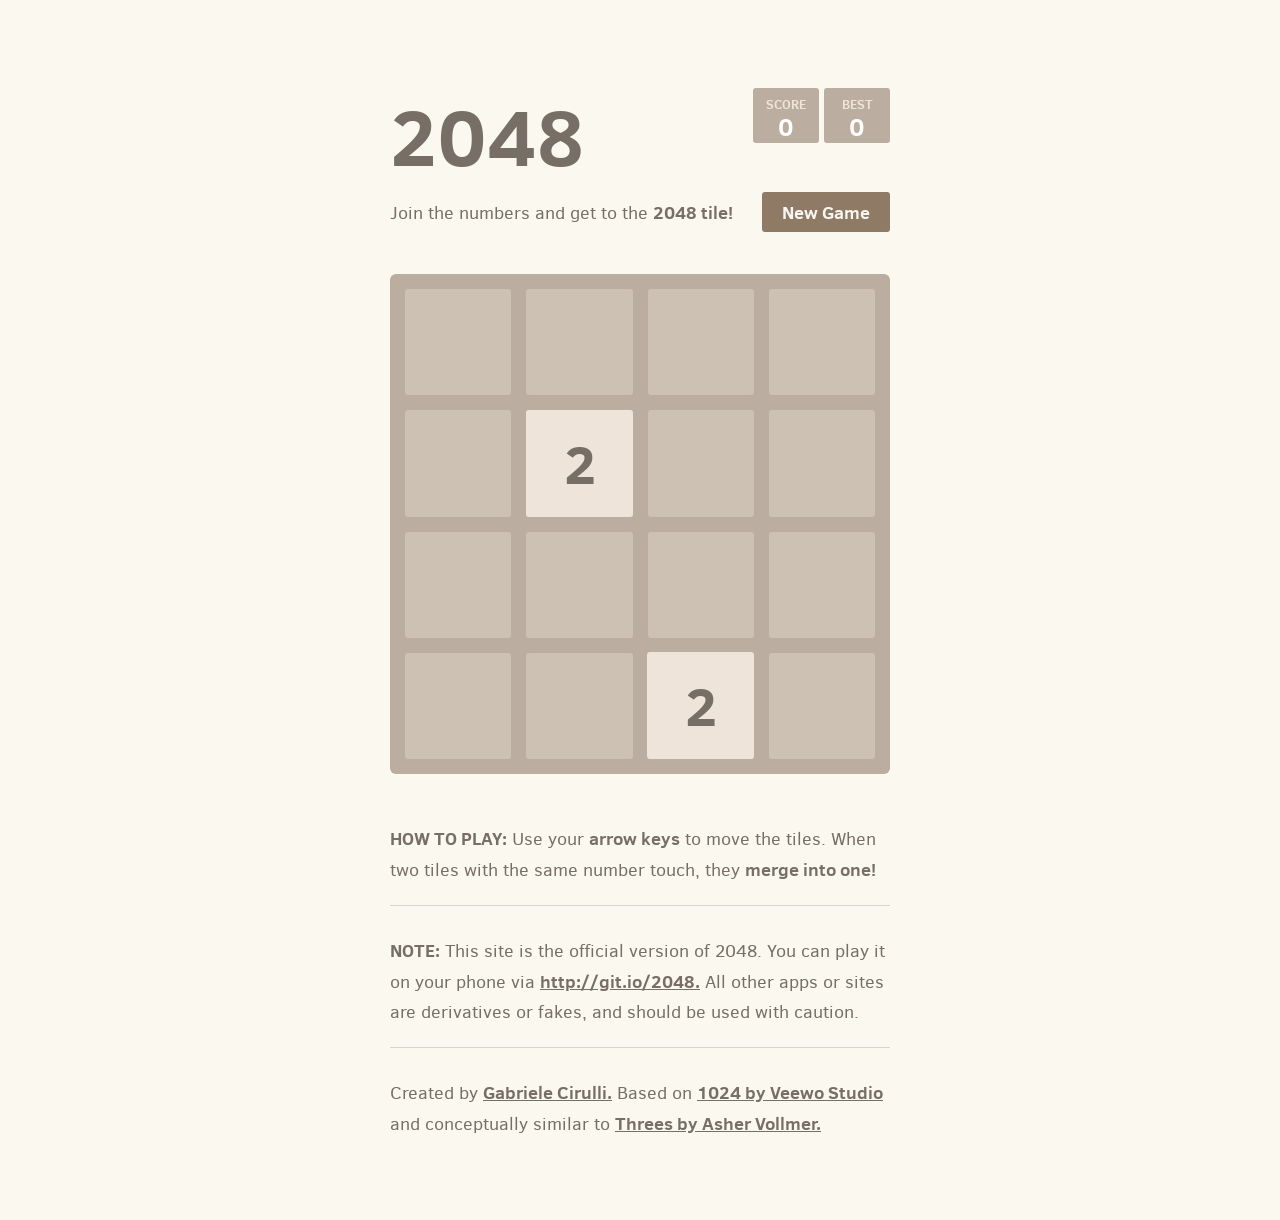
<file: 2048/index.html>
<!DOCTYPE html>
<html>
<head>
  <meta charset="utf-8">
  <title>2048</title>

  <link href="./style/main.css" rel="stylesheet" type="text/css">
  <link rel="shortcut icon" href="../favicon.ico">
  <link rel="apple-touch-icon" href="./meta/apple-touch-icon.png">
  <link rel="apple-touch-startup-image" href="./meta/apple-touch-startup-image-640x1096.png" media="(device-width: 320px) and (device-height: 568px) and (-webkit-device-pixel-ratio: 2)"> <!-- iPhone 5+ -->
  <link rel="apple-touch-startup-image" href="./meta/apple-touch-startup-image-640x920.png"  media="(device-width: 320px) and (device-height: 480px) and (-webkit-device-pixel-ratio: 2)"> <!-- iPhone, retina -->
  <meta name="apple-mobile-web-app-capable" content="yes">
  <meta name="apple-mobile-web-app-status-bar-style" content="black">

  <meta name="HandheldFriendly" content="True">
  <meta name="MobileOptimized" content="320">
  <meta name="viewport" content="width=device-width, target-densitydpi=160dpi, initial-scale=1.0, maximum-scale=1, user-scalable=no, minimal-ui">
</head>
<body>
  <div class="container">
    <div class="heading">
      <h1 class="title">2048</h1>
      <div class="scores-container">
        <div class="score-container">0</div>
        <div class="best-container">0</div>
      </div>
    </div>

    <div class="above-game">
      <p class="game-intro">Join the numbers and get to the <strong>2048 tile!</strong></p>
      <a class="restart-button">New Game</a>
    </div>

    <div class="game-container">
      <div class="game-message">
        <p></p>
        <div class="lower">
          <a class="keep-playing-button">Keep going</a>
          <a class="retry-button">Try again</a>
        </div>
      </div>

      <div class="grid-container">
        <div class="grid-row">
          <div class="grid-cell"></div>
          <div class="grid-cell"></div>
          <div class="grid-cell"></div>
          <div class="grid-cell"></div>
        </div>
        <div class="grid-row">
          <div class="grid-cell"></div>
          <div class="grid-cell"></div>
          <div class="grid-cell"></div>
          <div class="grid-cell"></div>
        </div>
        <div class="grid-row">
          <div class="grid-cell"></div>
          <div class="grid-cell"></div>
          <div class="grid-cell"></div>
          <div class="grid-cell"></div>
        </div>
        <div class="grid-row">
          <div class="grid-cell"></div>
          <div class="grid-cell"></div>
          <div class="grid-cell"></div>
          <div class="grid-cell"></div>
        </div>
      </div>

      <div class="tile-container">

      </div>
    </div>

    <p class="game-explanation">
      <strong class="important">How to play:</strong> Use your <strong>arrow keys</strong> to move the tiles. When two tiles with the same number touch, they <strong>merge into one!</strong>
    </p>
    <hr>
    <p>
    <strong class="important">Note:</strong> This site is the official version of 2048. You can play it on your phone via <a href="http://git.io/2048">http://git.io/2048.</a> All other apps or sites are derivatives or fakes, and should be used with caution.
    </p>
    <hr>
    <p>
    Created by <a href="http://gabrielecirulli.com" target="_blank">Gabriele Cirulli.</a> Based on <a href="https://itunes.apple.com/us/app/1024!/id823499224" target="_blank">1024 by Veewo Studio</a> and conceptually similar to <a href="http://asherv.com/threes/" target="_blank">Threes by Asher Vollmer.</a>
    </p>
  </div>

  <script src="./js/bind_polyfill.js"></script>
  <script src="./js/classlist_polyfill.js"></script>
  <script src="./js/animframe_polyfill.js"></script>
  <script src="./js/keyboard_input_manager.js"></script>
  <script src="./js/html_actuator.js"></script>
  <script src="./js/grid.js"></script>
  <script src="./js/tile.js"></script>
  <script src="./js/local_storage_manager.js"></script>
  <script src="./js/game_manager.js"></script>
  <script src="./js/application.js"></script>
</body>
</html>
</file>
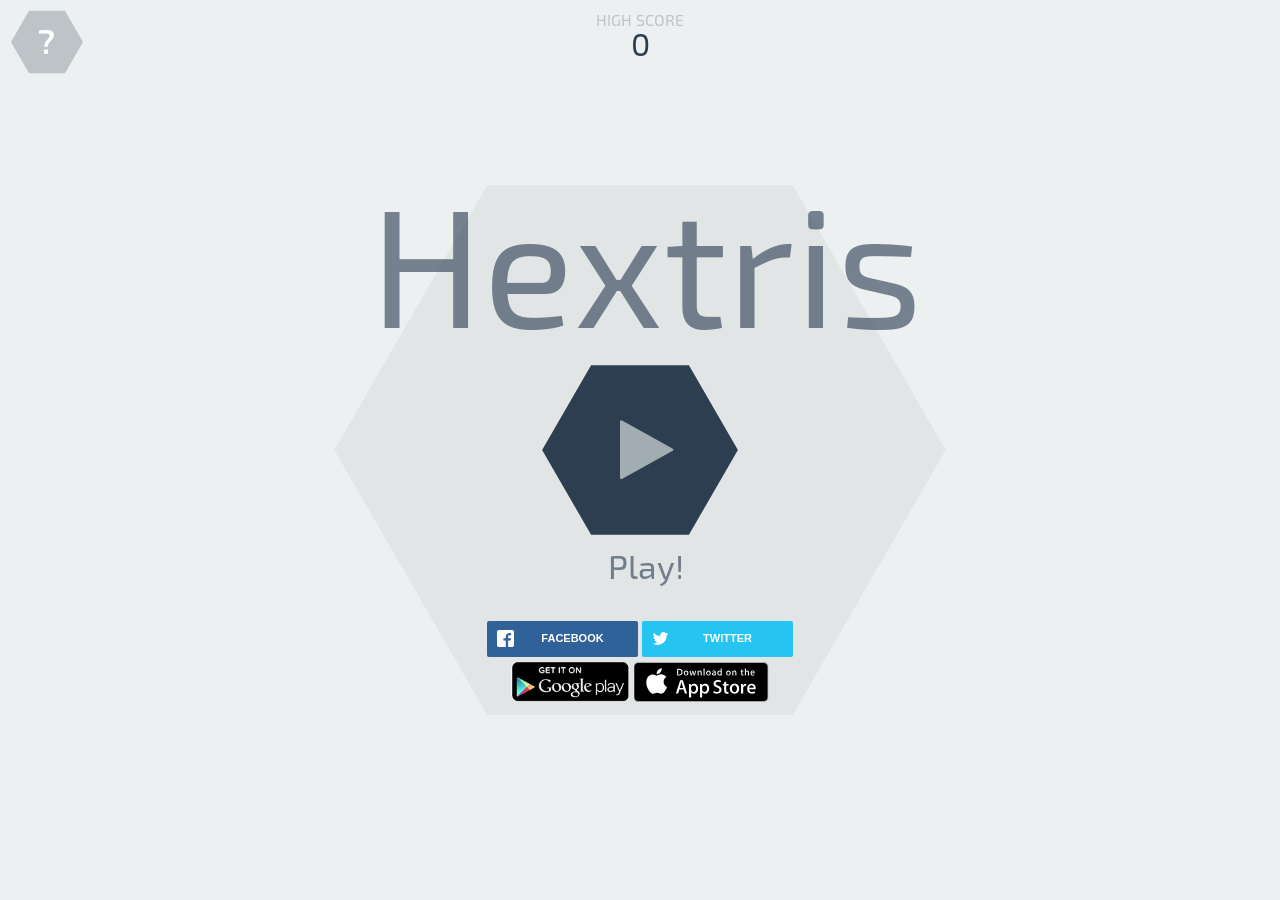
<file: hextris/index.html>
<!DOCTYPE html>
<html lang='en'>
	<head>
		<title>Hextris</title>
		<meta name="description" content="An addictive puzzle game inspired by Tetris.">
		<link rel="manifest" href="manifest.webmanifest">
		<meta name="apple-itunes-app" content="app-id=903769553"/>
		<meta name="apple-mobile-web-app-title" content="Hextris">
		<meta name="apple-mobile-web-app-capable" content="yes">
		<link rel="apple-touch-icon" sizes="120x120" href="images/icons/apple-touch-120.png">
		<link rel="apple-touch-icon" sizes="152x152" href="images/icons/apple-touch-152.png">
		<link rel="apple-touch-icon" sizes="167x167" href="images/icons/apple-touch-167.png">
		<link rel="apple-touch-icon" sizes="180x180" href="images/icons/apple-touch-180.png">
		<link rel="apple-touch-icon" sizes="512x512" href="images/icons/apple-touch-512.png">
		<meta name="viewport" content="width=device-width, initial-scale=1, maximum-scale=1, user-scalable=0, minimal-ui"/>
		<meta property="og:url" content="http://hextris.github.io/hextris/"/>
		<meta property="og:site_name" content="Hextris"/>
		<meta property="og:title" content="Hextris"/>
		<meta property="og:description" content="An addictive puzzle game inspired by Tetris."/>
		<meta property="og:type" content="website"/>
		<meta property="og:author" content="https://www.facebook.com/hextris"/>
		<meta property="og:image" content="http://hextris.github.io/hextris/images/facebook-opengraph.png"/>
		<meta property="og:image:width" content="1200"/>
		<meta property="og:image:height" content="630"/>
		<meta property="twitter:card" content="summary"/>
		<meta property="twitter:site" content="@hextris"/>
		<meta property="twitter:site:id" content="2742209678"/>
		<meta property="twitter:creator" content="@hextris"/>
		<meta property="twitter:creator:id" content="2742209678"/>
		<meta property="twitter:domain" content="http://hextris.github.io"/>
		<meta property="twitter:title" content="Hextris"/>
		<meta property="twitter:description" content="An addictive puzzle game inspired by Tetris."/>
		<meta property="twitter:image:src" content="http://hextris.github.io/hextris/images/twitter-opengraph.png"/>
		<meta property="twitter:image:width" content="512"/>
		<meta property="twitter:image:height" content="512"/>
		<meta property="twitter:app:id:iphone" content="id903769553">
		<meta property="twitter:app:id:ipad" content="id903769553">
		<meta property="twitter:app:id:googleplay" content="com.hextris.hextris">
		<meta property="twitter:app:country" content="us">
		<meta property="twitter:app:url:iphone" content="itunes.apple.com/us/app/id903769553?mt=8">
		<meta property="twitter:app:url:ipad" content="itunes.apple.com/us/app/id903769553?mt=8">
		<meta property="twitter:app:url:googleplay" content="https://play.google.com/store/apps/details?id=com.hextris.hextris">
		<link rel="icon" type="image/png" href="favicon.ico">
		<link href='https://fonts.googleapis.com/css?family=Exo+2' rel='stylesheet' type='text/css'>
		<link rel="stylesheet" href="style/fa/css/font-awesome.min.css">
		<link rel="stylesheet" type="text/css" href="style/style.css">
		<script type='text/javascript' src="vendor/hammer.min.js"></script>
		<script type='text/javascript' src="vendor/js.cookie.js"></script>
		<script type='text/javascript' src="vendor/jsonfn.min.js"></script>
		<script type='text/javascript' src="vendor/keypress.min.js"></script>
		<script type='text/javascript' src="vendor/jquery.js"></script>
		<script type='text/javascript' src="js/save-state.js"></script>
		<script type='text/javascript' src="js/view.js"></script>
		<script type='text/javascript' src="js/wavegen.js"></script>
		<script type='text/javascript' src="js/math.js"></script>
		<script type='text/javascript' src="js/Block.js"></script>
		<script type='text/javascript' src="js/Hex.js"></script>
		<script type='text/javascript' src="js/Text.js"></script>
		<script type='text/javascript' src="js/comboTimer.js"></script>
		<script type='text/javascript' src="js/checking.js"></script>
		<script type='text/javascript' src='js/update.js'></script>
		<script type='text/javascript' src='js/render.js'></script>
		<script type='text/javascript' src="js/input.js"></script>
		<script type='text/javascript' src="js/main.js"></script>
		<script type='text/javascript' src="js/initialization.js"></script>
		<script src="vendor/sweet-alert.min.js"></script>
		<link rel="stylesheet" href="style/rrssb.css"/>
		<script data-ad-client="ca-pub-9107422120987163" async src="https://pagead2.googlesyndication.com/pagead/js/adsbygoogle.js"></script>
	</head>
	<body>
		<canvas id="canvas"></canvas>
		<div id="overlay" class="faded overlay"></div>
		<div id='startBtn' ></div>
		<div id="helpScreen" class='unselectable'>
			<div id='inst_main_body'></div>
		</div>
		<img id="openSideBar" class='helpText' src="./images/btn_help.svg"/>
		<div class="faded overlay"></div>
		<img id="pauseBtn" src="./images/btn_pause.svg"/>
		<img id='restartBtn' src="./images/btn_restart.svg"/>
		<div id='HIGHSCORE'>HIGH SCORE</div>
		<script> (function(i,s,o,g,r,a,m){i['GoogleAnalyticsObject']=r;i[r]=i[r]||function(){ (i[r].q=i[r].q||[]).push(arguments)},i[r].l=1*new Date();a=s.createElement(o), m=s.getElementsByTagName(o)[0];a.async=1;a.src=g;m.parentNode.insertBefore(a,m) })(window,document,'script','//www.google-analytics.com/analytics.js','ga'); ga('create', 'UA-51272720-2', 'auto'); ga('send', 'pageview');
		</script>
		<div id='highScoreInGameText'>
			<div id='highScoreInGameTextHeader'>HIGH SCORE</div><div id='currentHighScore'>10292</div>
		</div>
		<div id="gameoverscreen">
			<div id='container'>
				<div id='gameOverBox' class='GOTitle'>GAME OVER</div>
				<div id='cScore'>1843</div>
				<div id='highScoresTitle' class='GOTitle'>HIGH SCORES</div>
				<div class='score'><span class='scoreNum'>1.</span> <div id="1place" style="display:inline;">0</div></div>
				<div class='score'><span class='scoreNum'>2.</span> <div id="2place" style="display:inline;">0</div></div>
				<div class='score'><span class='scoreNum'>3.</span> <div id="3place" style="display:inline;">0</div></div>
			</div>
			<div id='bottomContainer'>
				<img id='restart' src='./images/btn_restart.svg' height='57px'>
				<div id='socialShare'>
					<?xml version="1.0" encoding="UTF-8" standalone="no"?>
					<svg width="224.6377px" height="57px"  viewBox="0 0 255 65" version="1.1" xmlns="http://www.w3.org/2000/svg" xmlns:xlink="http://www.w3.org/1999/xlink">
						<title>Share button</title>
						<defs>
						</defs>
						<g id="Page-1" stroke="none" stroke-width="1" fill="none" fill-rule="evenodd" sketch:type="MSPage">
							<g id="Game-over-" sketch:type="MSArtboardGroup" transform="translate(-95.000000, -565.000000)">
								<g id="Share-button" sketch:type="MSLayerGroup" transform="translate(95.000000, 565.000000)">
								<a style="cursor:pointer;"class="popup" onclick="window.open('https://twitter.com/intent/tweet?text=Can you beat my score of '+ score +' points at&button_hashtag=hextris ? http://hextris.github.io/hextris @hextris','name','width=600,height=400')" ><polygon  id="Score-hex-2" fill="#3498DB" sketch:type="MSShapeGroup" transform="translate(127.661316, 32.500000) rotate(-90.000000) translate(-127.661316, -32.500000) " points="127.661316 -94.814636 160.137269 -76.064636 160.137269 141.064636 127.661317 159.814636 95.185364 141.064636 95.1853635 -76.064636 "></polygon></a>
									<text style="cursor:pointer;"class="popup" onclick="window.open('https://twitter.com/intent/tweet?text=Can you beat my score of '+ score +' points at&button_hashtag=hextris ? http://hextris.github.io/hextris @hextris','name','width=600,height=400')" id="SHARE-MY-SCORE!" sketch:type="MSTextLayer" font-family="Exo" font-size="16" font-weight="420" fill="#FFFFFF">
										<tspan x="67" y="39">SHARE MY SCORE!</tspan>
									</text>
								</g>
							</g>
						</g>
					</svg>
				</div>
				<div id='buttonCont'>
					<ul class="rrssb-buttons">
						<li class="rrssb-facebook">
							<a href='http://www.facebook.com/sharer.php?s=100
								&p[url]=hextris.io' class="popup">
								<span class="rrssb-icon">
									<svg xmlns="http://www.w3.org/2000/svg" preserveAspectRatio="xMidYMid" width="29" height="29" viewBox="0 0 29 29">
										<path d="M26.4 0H2.6C1.714 0 0 1.715 0 2.6v23.8c0 .884 1.715 2.6 2.6 2.6h12.393V17.988h-3.996v-3.98h3.997v-3.062c0-3.746 2.835-5.97 6.177-5.97 1.6 0 2.444.173 2.845.226v3.792H21.18c-1.817 0-2.156.9-2.156 2.168v2.847h5.045l-.66 3.978h-4.386V29H26.4c.884 0 2.6-1.716 2.6-2.6V2.6c0-.885-1.716-2.6-2.6-2.6z"
										class="cls-2" fill-rule="evenodd"/>
									</svg>
								</span>
								<span class="rrssb-text">facebook</span>
							</a>
						</li>
						<li class="rrssb-twitter">
							<a href="http://twitter.com/home?status=Play Hextris! - http://hextris.github.io/ #hextris"
							class="popup">
								<span class="rrssb-icon">
									<svg xmlns="http://www.w3.org/2000/svg" width="28" height="28" viewBox="0 0 28 28">
										<path d="M24.253 8.756C24.69 17.08 18.297 24.182 9.97 24.62c-3.122.162-6.22-.646-8.86-2.32 2.702.18 5.375-.648 7.507-2.32-2.072-.248-3.818-1.662-4.49-3.64.802.13 1.62.077 2.4-.154-2.482-.466-4.312-2.586-4.412-5.11.688.276 1.426.408 2.168.387-2.135-1.65-2.73-4.62-1.394-6.965C5.574 7.816 9.54 9.84 13.802 10.07c-.842-2.738.694-5.64 3.434-6.48 2.018-.624 4.212.043 5.546 1.682 1.186-.213 2.318-.662 3.33-1.317-.386 1.256-1.248 2.312-2.4 2.942 1.048-.106 2.07-.394 3.02-.85-.458 1.182-1.343 2.15-2.48 2.71z"
										/>
									</svg>
								</span>
								<span class="rrssb-text">twitter</span>
							</a>
						</li>
				</ul>
					<div id='badges'>
						<a href="https://play.google.com/store/apps/details?id=com.hextris.hextris" ><img id='androidBadge' src='images/android.png'/></a>
						<a href ="https://itunes.apple.com/us/app/hextris/id903769553?mt=8"><img id='iOSBadge'  src='images/appstore.svg'/></a>
					</div>
				</div>
			</div>
		</div>
			<script type="text/javascript">
				(function addRussianSocialShare(){
					var lang=navigator.language || navigator.userLanguage;
					if (lang.substr(0, 2) == 'ru') {
						$('.rrssb-facebook').remove();
						var n=$.parseHTML('<li class="rrssb-vk"><a href="http://vk.com/share.php?url=http://kurtnoble.com/labs/rrssb/index.html" class="popup"><span class="rrssb-icon"><svg xmlns="http://www.w3.org/2000/svg" width="28" height="28" viewBox="70 70 378.7 378.7"><path d="M254.998 363.106h21.217s6.408-.706 9.684-4.23c3.01-3.24 2.914-9.32 2.914-9.32s-.415-28.47 12.796-32.663c13.03-4.133 29.755 27.515 47.482 39.685 13.407 9.206 23.594 7.19 23.594 7.19l47.407-.662s24.797-1.53 13.038-21.027c-.96-1.594-6.85-14.424-35.247-40.784-29.728-27.59-25.743-23.126 10.063-70.85 21.807-29.063 30.523-46.806 27.8-54.405-2.596-7.24-18.636-5.326-18.636-5.326l-53.375.33s-3.96-.54-6.892 1.216c-2.87 1.716-4.71 5.726-4.71 5.726s-8.452 22.49-19.714 41.618c-23.77 40.357-33.274 42.494-37.16 39.984-9.037-5.842-6.78-23.462-6.78-35.983 0-39.112 5.934-55.42-11.55-59.64-5.802-1.4-10.076-2.327-24.915-2.48-19.046-.192-35.162.06-44.29 4.53-6.072 2.975-10.757 9.6-7.902 9.98 3.528.47 11.516 2.158 15.75 7.92 5.472 7.444 5.28 24.154 5.28 24.154s3.145 46.04-7.34 51.758c-7.193 3.922-17.063-4.085-38.253-40.7-10.855-18.755-19.054-39.49-19.054-39.49s-1.578-3.873-4.398-5.947c-3.42-2.51-8.2-3.307-8.2-3.307l-50.722.33s-7.612.213-10.41 3.525c-2.488 2.947-.198 9.036-.198 9.036s39.707 92.902 84.672 139.72c41.234 42.93 88.048 40.112 88.048 40.112"/></svg></span><span class="rrssb-text">vk.com</span></a></li>');
						$('.rrssb-buttons').prepend(n);
					}})()
			</script>
		<script type="text/javascript" src='vendor/rrssb.min.js'></script>
	</body>
</html>
</file>
<file: 2048/style/main.css>
@import url(fonts/clear-sans.css);
html, body {
  margin: 0;
  padding: 0;
  background: #faf8ef;
  color: #776e65;
  font-family: "Clear Sans", "Helvetica Neue", Arial, sans-serif;
  font-size: 18px; }

body {
  margin: 80px 0; }

.heading:after {
  content: "";
  display: block;
  clear: both; }

h1.title {
  font-size: 80px;
  font-weight: bold;
  margin: 0;
  display: block;
  float: left; }

@-webkit-keyframes move-up {
  0% {
    top: 25px;
    opacity: 1; }

  100% {
    top: -50px;
    opacity: 0; } }
@-moz-keyframes move-up {
  0% {
    top: 25px;
    opacity: 1; }

  100% {
    top: -50px;
    opacity: 0; } }
@keyframes move-up {
  0% {
    top: 25px;
    opacity: 1; }

  100% {
    top: -50px;
    opacity: 0; } }
.scores-container {
  float: right;
  text-align: right; }

.score-container, .best-container {
  position: relative;
  display: inline-block;
  background: #bbada0;
  padding: 15px 25px;
  font-size: 25px;
  height: 25px;
  line-height: 47px;
  font-weight: bold;
  border-radius: 3px;
  color: white;
  margin-top: 8px;
  text-align: center; }
  .score-container:after, .best-container:after {
    position: absolute;
    width: 100%;
    top: 10px;
    left: 0;
    text-transform: uppercase;
    font-size: 13px;
    line-height: 13px;
    text-align: center;
    color: #eee4da; }
  .score-container .score-addition, .best-container .score-addition {
    position: absolute;
    right: 30px;
    color: red;
    font-size: 25px;
    line-height: 25px;
    font-weight: bold;
    color: rgba(119, 110, 101, 0.9);
    z-index: 100;
    -webkit-animation: move-up 600ms ease-in;
    -moz-animation: move-up 600ms ease-in;
    animation: move-up 600ms ease-in;
    -webkit-animation-fill-mode: both;
    -moz-animation-fill-mode: both;
    animation-fill-mode: both; }

.score-container:after {
  content: "Score"; }

.best-container:after {
  content: "Best"; }

p {
  margin-top: 0;
  margin-bottom: 10px;
  line-height: 1.65; }

a {
  color: #776e65;
  font-weight: bold;
  text-decoration: underline;
  cursor: pointer; }

strong.important {
  text-transform: uppercase; }

hr {
  border: none;
  border-bottom: 1px solid #d8d4d0;
  margin-top: 20px;
  margin-bottom: 30px; }

.container {
  width: 500px;
  margin: 0 auto; }

@-webkit-keyframes fade-in {
  0% {
    opacity: 0; }

  100% {
    opacity: 1; } }
@-moz-keyframes fade-in {
  0% {
    opacity: 0; }

  100% {
    opacity: 1; } }
@keyframes fade-in {
  0% {
    opacity: 0; }

  100% {
    opacity: 1; } }
.game-container {
  margin-top: 40px;
  position: relative;
  padding: 15px;
  cursor: default;
  -webkit-touch-callout: none;
  -ms-touch-callout: none;
  -webkit-user-select: none;
  -moz-user-select: none;
  -ms-user-select: none;
  -ms-touch-action: none;
  touch-action: none;
  background: #bbada0;
  border-radius: 6px;
  width: 500px;
  height: 500px;
  -webkit-box-sizing: border-box;
  -moz-box-sizing: border-box;
  box-sizing: border-box; }
  .game-container .game-message {
    display: none;
    position: absolute;
    top: 0;
    right: 0;
    bottom: 0;
    left: 0;
    background: rgba(238, 228, 218, 0.5);
    z-index: 100;
    text-align: center;
    -webkit-animation: fade-in 800ms ease 1200ms;
    -moz-animation: fade-in 800ms ease 1200ms;
    animation: fade-in 800ms ease 1200ms;
    -webkit-animation-fill-mode: both;
    -moz-animation-fill-mode: both;
    animation-fill-mode: both; }
    .game-container .game-message p {
      font-size: 60px;
      font-weight: bold;
      height: 60px;
      line-height: 60px;
      margin-top: 222px; }
    .game-container .game-message .lower {
      display: block;
      margin-top: 59px; }
    .game-container .game-message a {
      display: inline-block;
      background: #8f7a66;
      border-radius: 3px;
      padding: 0 20px;
      text-decoration: none;
      color: #f9f6f2;
      height: 40px;
      line-height: 42px;
      margin-left: 9px; }
      .game-container .game-message a.keep-playing-button {
        display: none; }
    .game-container .game-message.game-won {
      background: rgba(237, 194, 46, 0.5);
      color: #f9f6f2; }
      .game-container .game-message.game-won a.keep-playing-button {
        display: inline-block; }
    .game-container .game-message.game-won, .game-container .game-message.game-over {
      display: block; }

.grid-container {
  position: absolute;
  z-index: 1; }

.grid-row {
  margin-bottom: 15px; }
  .grid-row:last-child {
    margin-bottom: 0; }
  .grid-row:after {
    content: "";
    display: block;
    clear: both; }

.grid-cell {
  width: 106.25px;
  height: 106.25px;
  margin-right: 15px;
  float: left;
  border-radius: 3px;
  background: rgba(238, 228, 218, 0.35); }
  .grid-cell:last-child {
    margin-right: 0; }

.tile-container {
  position: absolute;
  z-index: 2; }

.tile, .tile .tile-inner {
  width: 107px;
  height: 107px;
  line-height: 107px; }
.tile.tile-position-1-1 {
  -webkit-transform: translate(0px, 0px);
  -moz-transform: translate(0px, 0px);
  -ms-transform: translate(0px, 0px);
  transform: translate(0px, 0px); }
.tile.tile-position-1-2 {
  -webkit-transform: translate(0px, 121px);
  -moz-transform: translate(0px, 121px);
  -ms-transform: translate(0px, 121px);
  transform: translate(0px, 121px); }
.tile.tile-position-1-3 {
  -webkit-transform: translate(0px, 242px);
  -moz-transform: translate(0px, 242px);
  -ms-transform: translate(0px, 242px);
  transform: translate(0px, 242px); }
.tile.tile-position-1-4 {
  -webkit-transform: translate(0px, 363px);
  -moz-transform: translate(0px, 363px);
  -ms-transform: translate(0px, 363px);
  transform: translate(0px, 363px); }
.tile.tile-position-2-1 {
  -webkit-transform: translate(121px, 0px);
  -moz-transform: translate(121px, 0px);
  -ms-transform: translate(121px, 0px);
  transform: translate(121px, 0px); }
.tile.tile-position-2-2 {
  -webkit-transform: translate(121px, 121px);
  -moz-transform: translate(121px, 121px);
  -ms-transform: translate(121px, 121px);
  transform: translate(121px, 121px); }
.tile.tile-position-2-3 {
  -webkit-transform: translate(121px, 242px);
  -moz-transform: translate(121px, 242px);
  -ms-transform: translate(121px, 242px);
  transform: translate(121px, 242px); }
.tile.tile-position-2-4 {
  -webkit-transform: translate(121px, 363px);
  -moz-transform: translate(121px, 363px);
  -ms-transform: translate(121px, 363px);
  transform: translate(121px, 363px); }
.tile.tile-position-3-1 {
  -webkit-transform: translate(242px, 0px);
  -moz-transform: translate(242px, 0px);
  -ms-transform: translate(242px, 0px);
  transform: translate(242px, 0px); }
.tile.tile-position-3-2 {
  -webkit-transform: translate(242px, 121px);
  -moz-transform: translate(242px, 121px);
  -ms-transform: translate(242px, 121px);
  transform: translate(242px, 121px); }
.tile.tile-position-3-3 {
  -webkit-transform: translate(242px, 242px);
  -moz-transform: translate(242px, 242px);
  -ms-transform: translate(242px, 242px);
  transform: translate(242px, 242px); }
.tile.tile-position-3-4 {
  -webkit-transform: translate(242px, 363px);
  -moz-transform: translate(242px, 363px);
  -ms-transform: translate(242px, 363px);
  transform: translate(242px, 363px); }
.tile.tile-position-4-1 {
  -webkit-transform: translate(363px, 0px);
  -moz-transform: translate(363px, 0px);
  -ms-transform: translate(363px, 0px);
  transform: translate(363px, 0px); }
.tile.tile-position-4-2 {
  -webkit-transform: translate(363px, 121px);
  -moz-transform: translate(363px, 121px);
  -ms-transform: translate(363px, 121px);
  transform: translate(363px, 121px); }
.tile.tile-position-4-3 {
  -webkit-transform: translate(363px, 242px);
  -moz-transform: translate(363px, 242px);
  -ms-transform: translate(363px, 242px);
  transform: translate(363px, 242px); }
.tile.tile-position-4-4 {
  -webkit-transform: translate(363px, 363px);
  -moz-transform: translate(363px, 363px);
  -ms-transform: translate(363px, 363px);
  transform: translate(363px, 363px); }

.tile {
  position: absolute;
  -webkit-transition: 100ms ease-in-out;
  -moz-transition: 100ms ease-in-out;
  transition: 100ms ease-in-out;
  -webkit-transition-property: -webkit-transform;
  -moz-transition-property: -moz-transform;
  transition-property: transform; }
  .tile .tile-inner {
    border-radius: 3px;
    background: #eee4da;
    text-align: center;
    font-weight: bold;
    z-index: 10;
    font-size: 55px; }
  .tile.tile-2 .tile-inner {
    background: #eee4da;
    box-shadow: 0 0 30px 10px rgba(243, 215, 116, 0), inset 0 0 0 1px rgba(255, 255, 255, 0); }
  .tile.tile-4 .tile-inner {
    background: #ede0c8;
    box-shadow: 0 0 30px 10px rgba(243, 215, 116, 0), inset 0 0 0 1px rgba(255, 255, 255, 0); }
  .tile.tile-8 .tile-inner {
    color: #f9f6f2;
    background: #f2b179; }
  .tile.tile-16 .tile-inner {
    color: #f9f6f2;
    background: #f59563; }
  .tile.tile-32 .tile-inner {
    color: #f9f6f2;
    background: #f67c5f; }
  .tile.tile-64 .tile-inner {
    color: #f9f6f2;
    background: #f65e3b; }
  .tile.tile-128 .tile-inner {
    color: #f9f6f2;
    background: #edcf72;
    box-shadow: 0 0 30px 10px rgba(243, 215, 116, 0.2381), inset 0 0 0 1px rgba(255, 255, 255, 0.14286);
    font-size: 45px; }
    @media screen and (max-width: 520px) {
      .tile.tile-128 .tile-inner {
        font-size: 25px; } }
  .tile.tile-256 .tile-inner {
    color: #f9f6f2;
    background: #edcc61;
    box-shadow: 0 0 30px 10px rgba(243, 215, 116, 0.31746), inset 0 0 0 1px rgba(255, 255, 255, 0.19048);
    font-size: 45px; }
    @media screen and (max-width: 520px) {
      .tile.tile-256 .tile-inner {
        font-size: 25px; } }
  .tile.tile-512 .tile-inner {
    color: #f9f6f2;
    background: #edc850;
    box-shadow: 0 0 30px 10px rgba(243, 215, 116, 0.39683), inset 0 0 0 1px rgba(255, 255, 255, 0.2381);
    font-size: 45px; }
    @media screen and (max-width: 520px) {
      .tile.tile-512 .tile-inner {
        font-size: 25px; } }
  .tile.tile-1024 .tile-inner {
    color: #f9f6f2;
    background: #edc53f;
    box-shadow: 0 0 30px 10px rgba(243, 215, 116, 0.47619), inset 0 0 0 1px rgba(255, 255, 255, 0.28571);
    font-size: 35px; }
    @media screen and (max-width: 520px) {
      .tile.tile-1024 .tile-inner {
        font-size: 15px; } }
  .tile.tile-2048 .tile-inner {
    color: #f9f6f2;
    background: #edc22e;
    box-shadow: 0 0 30px 10px rgba(243, 215, 116, 0.55556), inset 0 0 0 1px rgba(255, 255, 255, 0.33333);
    font-size: 35px; }
    @media screen and (max-width: 520px) {
      .tile.tile-2048 .tile-inner {
        font-size: 15px; } }
  .tile.tile-super .tile-inner {
    color: #f9f6f2;
    background: #3c3a32;
    font-size: 30px; }
    @media screen and (max-width: 520px) {
      .tile.tile-super .tile-inner {
        font-size: 10px; } }

@-webkit-keyframes appear {
  0% {
    opacity: 0;
    -webkit-transform: scale(0);
    -moz-transform: scale(0);
    -ms-transform: scale(0);
    transform: scale(0); }

  100% {
    opacity: 1;
    -webkit-transform: scale(1);
    -moz-transform: scale(1);
    -ms-transform: scale(1);
    transform: scale(1); } }
@-moz-keyframes appear {
  0% {
    opacity: 0;
    -webkit-transform: scale(0);
    -moz-transform: scale(0);
    -ms-transform: scale(0);
    transform: scale(0); }

  100% {
    opacity: 1;
    -webkit-transform: scale(1);
    -moz-transform: scale(1);
    -ms-transform: scale(1);
    transform: scale(1); } }
@keyframes appear {
  0% {
    opacity: 0;
    -webkit-transform: scale(0);
    -moz-transform: scale(0);
    -ms-transform: scale(0);
    transform: scale(0); }

  100% {
    opacity: 1;
    -webkit-transform: scale(1);
    -moz-transform: scale(1);
    -ms-transform: scale(1);
    transform: scale(1); } }
.tile-new .tile-inner {
  -webkit-animation: appear 200ms ease 100ms;
  -moz-animation: appear 200ms ease 100ms;
  animation: appear 200ms ease 100ms;
  -webkit-animation-fill-mode: backwards;
  -moz-animation-fill-mode: backwards;
  animation-fill-mode: backwards; }

@-webkit-keyframes pop {
  0% {
    -webkit-transform: scale(0);
    -moz-transform: scale(0);
    -ms-transform: scale(0);
    transform: scale(0); }

  50% {
    -webkit-transform: scale(1.2);
    -moz-transform: scale(1.2);
    -ms-transform: scale(1.2);
    transform: scale(1.2); }

  100% {
    -webkit-transform: scale(1);
    -moz-transform: scale(1);
    -ms-transform: scale(1);
    transform: scale(1); } }
@-moz-keyframes pop {
  0% {
    -webkit-transform: scale(0);
    -moz-transform: scale(0);
    -ms-transform: scale(0);
    transform: scale(0); }

  50% {
    -webkit-transform: scale(1.2);
    -moz-transform: scale(1.2);
    -ms-transform: scale(1.2);
    transform: scale(1.2); }

  100% {
    -webkit-transform: scale(1);
    -moz-transform: scale(1);
    -ms-transform: scale(1);
    transform: scale(1); } }
@keyframes pop {
  0% {
    -webkit-transform: scale(0);
    -moz-transform: scale(0);
    -ms-transform: scale(0);
    transform: scale(0); }

  50% {
    -webkit-transform: scale(1.2);
    -moz-transform: scale(1.2);
    -ms-transform: scale(1.2);
    transform: scale(1.2); }

  100% {
    -webkit-transform: scale(1);
    -moz-transform: scale(1);
    -ms-transform: scale(1);
    transform: scale(1); } }
.tile-merged .tile-inner {
  z-index: 20;
  -webkit-animation: pop 200ms ease 100ms;
  -moz-animation: pop 200ms ease 100ms;
  animation: pop 200ms ease 100ms;
  -webkit-animation-fill-mode: backwards;
  -moz-animation-fill-mode: backwards;
  animation-fill-mode: backwards; }

.above-game:after {
  content: "";
  display: block;
  clear: both; }

.game-intro {
  float: left;
  line-height: 42px;
  margin-bottom: 0; }

.restart-button {
  display: inline-block;
  background: #8f7a66;
  border-radius: 3px;
  padding: 0 20px;
  text-decoration: none;
  color: #f9f6f2;
  height: 40px;
  line-height: 42px;
  display: block;
  text-align: center;
  float: right; }

.game-explanation {
  margin-top: 50px; }

@media screen and (max-width: 520px) {
  html, body {
    font-size: 15px; }

  body {
    margin: 20px 0;
    padding: 0 20px; }

  h1.title {
    font-size: 27px;
    margin-top: 15px; }

  .container {
    width: 280px;
    margin: 0 auto; }

  .score-container, .best-container {
    margin-top: 0;
    padding: 15px 10px;
    min-width: 40px; }

  .heading {
    margin-bottom: 10px; }

  .game-intro {
    width: 55%;
    display: block;
    box-sizing: border-box;
    line-height: 1.65; }

  .restart-button {
    width: 42%;
    padding: 0;
    display: block;
    box-sizing: border-box;
    margin-top: 2px; }

  .game-container {
    margin-top: 17px;
    position: relative;
    padding: 10px;
    cursor: default;
    -webkit-touch-callout: none;
    -ms-touch-callout: none;
    -webkit-user-select: none;
    -moz-user-select: none;
    -ms-user-select: none;
    -ms-touch-action: none;
    touch-action: none;
    background: #bbada0;
    border-radius: 6px;
    width: 280px;
    height: 280px;
    -webkit-box-sizing: border-box;
    -moz-box-sizing: border-box;
    box-sizing: border-box; }
    .game-container .game-message {
      display: none;
      position: absolute;
      top: 0;
      right: 0;
      bottom: 0;
      left: 0;
      background: rgba(238, 228, 218, 0.5);
      z-index: 100;
      text-align: center;
      -webkit-animation: fade-in 800ms ease 1200ms;
      -moz-animation: fade-in 800ms ease 1200ms;
      animation: fade-in 800ms ease 1200ms;
      -webkit-animation-fill-mode: both;
      -moz-animation-fill-mode: both;
      animation-fill-mode: both; }
      .game-container .game-message p {
        font-size: 60px;
        font-weight: bold;
        height: 60px;
        line-height: 60px;
        margin-top: 222px; }
      .game-container .game-message .lower {
        display: block;
        margin-top: 59px; }
      .game-container .game-message a {
        display: inline-block;
        background: #8f7a66;
        border-radius: 3px;
        padding: 0 20px;
        text-decoration: none;
        color: #f9f6f2;
        height: 40px;
        line-height: 42px;
        margin-left: 9px; }
        .game-container .game-message a.keep-playing-button {
          display: none; }
      .game-container .game-message.game-won {
        background: rgba(237, 194, 46, 0.5);
        color: #f9f6f2; }
        .game-container .game-message.game-won a.keep-playing-button {
          display: inline-block; }
      .game-container .game-message.game-won, .game-container .game-message.game-over {
        display: block; }

  .grid-container {
    position: absolute;
    z-index: 1; }

  .grid-row {
    margin-bottom: 10px; }
    .grid-row:last-child {
      margin-bottom: 0; }
    .grid-row:after {
      content: "";
      display: block;
      clear: both; }

  .grid-cell {
    width: 57.5px;
    height: 57.5px;
    margin-right: 10px;
    float: left;
    border-radius: 3px;
    background: rgba(238, 228, 218, 0.35); }
    .grid-cell:last-child {
      margin-right: 0; }

  .tile-container {
    position: absolute;
    z-index: 2; }

  .tile, .tile .tile-inner {
    width: 58px;
    height: 58px;
    line-height: 58px; }
  .tile.tile-position-1-1 {
    -webkit-transform: translate(0px, 0px);
    -moz-transform: translate(0px, 0px);
    -ms-transform: translate(0px, 0px);
    transform: translate(0px, 0px); }
  .tile.tile-position-1-2 {
    -webkit-transform: translate(0px, 67px);
    -moz-transform: translate(0px, 67px);
    -ms-transform: translate(0px, 67px);
    transform: translate(0px, 67px); }
  .tile.tile-position-1-3 {
    -webkit-transform: translate(0px, 135px);
    -moz-transform: translate(0px, 135px);
    -ms-transform: translate(0px, 135px);
    transform: translate(0px, 135px); }
  .tile.tile-position-1-4 {
    -webkit-transform: translate(0px, 202px);
    -moz-transform: translate(0px, 202px);
    -ms-transform: translate(0px, 202px);
    transform: translate(0px, 202px); }
  .tile.tile-position-2-1 {
    -webkit-transform: translate(67px, 0px);
    -moz-transform: translate(67px, 0px);
    -ms-transform: translate(67px, 0px);
    transform: translate(67px, 0px); }
  .tile.tile-position-2-2 {
    -webkit-transform: translate(67px, 67px);
    -moz-transform: translate(67px, 67px);
    -ms-transform: translate(67px, 67px);
    transform: translate(67px, 67px); }
  .tile.tile-position-2-3 {
    -webkit-transform: translate(67px, 135px);
    -moz-transform: translate(67px, 135px);
    -ms-transform: translate(67px, 135px);
    transform: translate(67px, 135px); }
  .tile.tile-position-2-4 {
    -webkit-transform: translate(67px, 202px);
    -moz-transform: translate(67px, 202px);
    -ms-transform: translate(67px, 202px);
    transform: translate(67px, 202px); }
  .tile.tile-position-3-1 {
    -webkit-transform: translate(135px, 0px);
    -moz-transform: translate(135px, 0px);
    -ms-transform: translate(135px, 0px);
    transform: translate(135px, 0px); }
  .tile.tile-position-3-2 {
    -webkit-transform: translate(135px, 67px);
    -moz-transform: translate(135px, 67px);
    -ms-transform: translate(135px, 67px);
    transform: translate(135px, 67px); }
  .tile.tile-position-3-3 {
    -webkit-transform: translate(135px, 135px);
    -moz-transform: translate(135px, 135px);
    -ms-transform: translate(135px, 135px);
    transform: translate(135px, 135px); }
  .tile.tile-position-3-4 {
    -webkit-transform: translate(135px, 202px);
    -moz-transform: translate(135px, 202px);
    -ms-transform: translate(135px, 202px);
    transform: translate(135px, 202px); }
  .tile.tile-position-4-1 {
    -webkit-transform: translate(202px, 0px);
    -moz-transform: translate(202px, 0px);
    -ms-transform: translate(202px, 0px);
    transform: translate(202px, 0px); }
  .tile.tile-position-4-2 {
    -webkit-transform: translate(202px, 67px);
    -moz-transform: translate(202px, 67px);
    -ms-transform: translate(202px, 67px);
    transform: translate(202px, 67px); }
  .tile.tile-position-4-3 {
    -webkit-transform: translate(202px, 135px);
    -moz-transform: translate(202px, 135px);
    -ms-transform: translate(202px, 135px);
    transform: translate(202px, 135px); }
  .tile.tile-position-4-4 {
    -webkit-transform: translate(202px, 202px);
    -moz-transform: translate(202px, 202px);
    -ms-transform: translate(202px, 202px);
    transform: translate(202px, 202px); }

  .tile .tile-inner {
    font-size: 35px; }

  .game-message p {
    font-size: 30px !important;
    height: 30px !important;
    line-height: 30px !important;
    margin-top: 90px !important; }
  .game-message .lower {
    margin-top: 30px !important; } }
</file>
<file: hextris/style/style.css>
* {
	-webkit-touch-callout:none;
	-webkit-user-select:none;
	-khtml-user-select:none;
	-moz-user-select:none;
	-ms-user-select:none;
	user-select:none;
	padding:0;
	margin:0;
	-webkit-tap-highlight-color:rgba(0,0,0,0);
}
#HIGHSCORE {
	position:absolute;
	left:50%;
	width:250px;
	overflow:visible;
	margin-left:-175px;
	font-family:Exo;

}
#container {
	color:#232323;
	position:absolute;
	left:50%;
	top:calc(50%);
	text-align:center;
	transform:translate(-50%, -50%);
	font-family:Exo;
	-webkit-transform:translate(-50%, -50%);
	-moz-transform:translate(-50%, -50%);
	-ms-transform:translate(-50%, -50%);
    display:none;
}
.tweet {
	font-size:2rem;
	color:#4099FF;
}
@media only screen and (min-device-width:320px) and (max-device-width:480px) {
	.tweet{
		font-size:1rem;
	}
}
a {
	color:#232323;
}
.navbar {
	width:80%;
	margin:0 auto;
	padding:2.5vmin 0;
	text-align:center;
}
.navbar li {
	display:inline-block;
	text-align:center;
	width:calc(33% - 1.25vmin);
}

#title {
	color:#ecf0f1;
	font-size:6vmin;
}

#score {
	font-size:4vmin;
	text-align:center;
	width:30%;
}

#highscores {
	text-align:center;
	list-style:none;
}

.not-visible {
	display:none;
}

button {
	color:#ecf0f1;
	background-color:rgba(0,0,0,0);
	border:0;
}

button:focus {
	outline:0;
}

#openSideBar {
	position:fixed;
	margin-top:6px;
	width:72px;
	height:72px;
	margin-left:11px;
	z-index:3003;
	color:#232323;
	cursor:pointer;
	top:0;
	left:0;

}


#pauseBtn {
	display:none;
	position:fixed;
	margin-bottom:7px;
	width:72px;
	height:72px;
	margin-right:11px;
	z-index:3000;
	color:#232323;
	cursor:pointer;
	right:0;
	bottom:0;
	z-index:99;
}

#restartBtn {
	display:none;
	position:fixed;
	margin-bottom:7px;
	width:72px;
	height:72px;
	margin-left:11px;
	z-index:3000;
	color:#232323;
	cursor:pointer;
	bottom:0;
	z-index:99;
}
#startBtn {
	position:absolute;
	left:40%;
	top:38%;
	height:25%;
	width:25%;
	z-index:99999999;
	cursor:pointer;
}

#helpScreen {
	height:100%;
	width:100%;
	z-index:3001;
	position:fixed;
	top:0;
	margin:0;
	font-size:15px;
	text-align:center;
	display:none;
	color:#232323;
	background-color:rgba(236,240,241,1);
}

#colorBlindBtn {
	position:absolute;
	width:120px;
	height:20px;
	z-index:9999;
	left:47%;
	top:65%;
	font-size:15px;
	text-align:center;
	color:#232323;
	cursor:pointer;
}

#inst_main_body {
	padding:0px;
	font-size:1.2em;
	left:50%;
	top:50%;
	position: absolute;
	text-align:left;
	max-width:400px;
	/*margin-top:30px;*/
	transform:translate(-50%, -50%);
	-webkit-transform:translate(-50%, -50%);
	-moz-transform:translate(-50%, -50%);
	-ms-transform:translate(-50%, -50%);
}

#inst_main_body > a {
	font-weight:bold;
}

#inst_main_body > hr {
	width:100%;
	color:#232323;
	background-color:#232323;
	height:1px;
	border:0;
}

#inst_main_body > p {
	margin-bottom:15px;
}

#instructions_head {
	text-align:center;
	font-size:1.5em;
	padding-bottom:4px;
}


#highScoreInGameTextHeader {
	color: #bdc3c7;
	width:100%;
}

#highScoreInGameText {
	position: absolute;
	top:10px;
	text-align: center;
	width:200px;
	left:50%;
	margin-left:-100px;
}

#currentHighScore {
	color: #2c3e50;
	width:100%;
	margin-top: -5px;
	font-size:2em;
}

@media only screen and (max-device-width:480px) {
	#helpScreen {
		position:fixed;
		top:2px;
		padding-top:20px;
		margin:0;
		width:100%;
		height:100%;
		font-size:13px;
		text-align:center;
	}
	#inst_main_body {
		width:calc(100% - 70px);
		transform:translate(-50%, -50%);
		-webkit-transform:translate(-50%, -50%);
		-moz-transform:translate(-50%, -50%);
		-ms-transform:translate(-50%, -50%);
	}
	#instructions_head {
		padding-left:0%;
	}
	#openSideBar{
		width:60px;
		height:60px;
	}
	#pauseBtn {
		width:60px;
		height:60px;
	}
	#restartBtn {
		width:60px;
		height:60px;
	}
}

.overlay {
	position:absolute;
	height:20%;
	width:100%;
	left:50%;
	top:50%;
	margin-left:-50%;
	margin-top:-10%;
	z-index:3000;
	color:#232323;
	text-align:center;
}

.helpText {
	z-index:3001;
}

.centeredHeader {
	font-size:5vw; 
	text-align:center;
	line-height:4rem;
}

.centeredSubHeader {
	font-size:2.2rem; 
	line-height:1em;
	text-align:center;
}

.centeredSubSubHeader {
	font-size:1.4rem; 
	text-align:center;
}

#buttonCont {
	position:absolute; 
	left:50%;
	width:310px;
	margin-left:-8px;
	transform:translate(-50%, 0%);
	-webkit-transform:translate(-50%, 0%);
	-moz-transform:translate(-50%, 0%);
	-ms-transform:translate(-50%, 0%);
}

@media only screen and (orientation:landscape) {
	#buttonCont {
		bottom:calc(50vh - 19vh - 36px);
	}
	#container {
		top:calc(50vh - 11vh);
	}
}

@media only screen and (orientation:portrait) {
	#buttonCont {
		bottom:calc(50vh - 19vw - 36px);
	}
	#container {
		top:calc(50vh - 11vw);
	}
}

@media only screen and (min-device-width:320px) and (max-device-width:600px) {
	.centeredHeader {
		font-size:2rem; 
		text-align:center;
		line-height:0.6rem;
	}

	.centeredSubHeader {
		font-size:1rem; 
		text-align:center;
	}

	.overlay {
		margin-top:-20%;
	}

	#buttonCont {
		width:280px;
	}

	@media only screen and (orientation:landscape) {
		#buttonCont {
			bottom:119px;
		}
	}

	@media only screen and (orientation:portrait) {
		#buttonCont {
			bottom:119px;
		}
	}
}
.blur {
	opacity:0.1;
}

* {
	padding:0;
	margin:0;
}

body {
	color:#ecf0f1;
	font-family:'Exo', sans-serif;
	background-color:#ecf0f1;
}

#clickToExit {
	cursor:pointer;
}

#canvas {
	transition:all 0.5s ease;
	position:absolute;
	left:0;
	right:0;
	height:100%;
	width:100%;
	background-color:#ecf0f1;
	z-index:0;
}
#title {
	z-index:99;
	margin-top:20px;
	color:#2c3e50;
}

#gameoverscreen {
	/*display:none;*/
}

#restart{
	display:none;
	cursor:pointer !important;
	margin:0;
	padding:0;
	bottom:15px;
	position:absolute;
	left:calc(50% - 124px);
	transform:translate(-50%, 0%);
	-webkit-transform:translate(-50%, 0%);
	-moz-transform:translate(-50%, 0%);
	-ms-transform:translate(-50%, 0%);
	margin-bottom:-3.5px;
}

#socialShare{
	display:none;
	margin:0;
	padding:0;
	bottom:0;
	margin-bottom: 6.5px;
	position:absolute;
	left:calc(50% + 30px);
	transform:translate(-50%, 0%);
	-webkit-transform:translate(-50%, 0%);
	-moz-transform:translate(-50%, 0%);
	-ms-transform:translate(-50%, 0%);
    padding-bottom: 2px;
}

.unselectable {
	-webkit-touch-callout:none;
	-webkit-user-select:none;
	-khtml-user-select:none;
	-moz-user-select:none;
	-ms-user-select:none;
	user-select:none;
}
#afterhr {
	margin:0;
	padding:0;
	margin-bottom:-10px;
	padding-bottom:-10px;
}
body {
	overflow:hidden;
}
#gameoverscreen {
	padding:8px;
}
@font-face {
	font-family:Exo;
	font-weight:light;
	src:url("./fonts/Exo2-ExtraLight.otf") format("opentype");
}

@font-face {
	font-family:Exo;
	src:url("./fonts/Exo2-Regular.otf") format("opentype");
}

@font-face {
	font-family:Exo;
	font-weight:bold;
	src:url("./fonts/Exo2-SemiBold.otf") format("opentype");
}

.GOTitle {
	font-weight:bold;
	font-size:24.2000px;
}

.scoreNum {
	font-weight:normal ! important;
}

#cScore {
	font-size:60.5000px;
	font-weight:light;
	margin-bottom:5px;
	margin-top:-10px;
}

#highScoresTitle {
	margin-bottom:2px;
}

.score {
	font-weight:light;
	line-height:18px;
}




#bottomContainer {
	position:absolute;
	width:100%;
	bottom:0px;
}

#androidBadge {
	position:absolute;
	height:41px;
	margin-top:5px;
	left:calc(50% - 66px);
	transform:translate(calc(-50% - 4px), -1px);
	-webkit-transform:translate(calc(-50% - 4px), -1px);
	-moz-transform:translate(calc(-50% - 4px), -1px);
	-ms-transform:translate(calc(-50% - 4px), -1px);
}

#iOSBadge {
	margin-top:5px;
	position:absolute;
	left:calc(50% + 65px);
	transform:translate(calc(-50% - 4px), 0%);
	-webkit-transform:translate(calc(-50% - 4px), 0%);
	-moz-transform:translate(calc(-50% - 4px), 0%);
	-ms-transform:translate(calc(-50% - 4px), 0%);
}

#authors {
	position:absolute;
	width:200px;
	bottom:0px;
	left:50%;
	transform:translate(-50%, 0%);
	-webkit-transform:translate(-50%, 0%);
	-moz-transform:translate(-50%, 0%);
	-ms-transform:translate(-50%, 0%);
}
</file>
<file: hextris/style/rrssb.css>
.rrssb-buttons{box-sizing:border-box;font-family:"Helvetica Neue",Helvetica,Arial,sans-serif;height:36px;margin:0;padding:0;width:100%}.rrssb-buttons li{box-sizing:border-box;float:left;height:100%;line-height:13px;list-style:none;margin:0;padding:0 2px}.rrssb-buttons li.rrssb-email a{background-color:#0a88ff}.rrssb-buttons li.rrssb-email a:hover{background-color:#006ed6}.rrssb-buttons li.rrssb-facebook a{background-color:#306199}.rrssb-buttons li.rrssb-facebook a:hover{background-color:#244872}.rrssb-buttons li.rrssb-tumblr a{background-color:#32506d}.rrssb-buttons li.rrssb-tumblr a:hover{background-color:#22364a}.rrssb-buttons li.rrssb-linkedin a{background-color:#007bb6}.rrssb-buttons li.rrssb-linkedin a:hover{background-color:#005983}.rrssb-buttons li.rrssb-twitter a{background-color:#26c4f1}.rrssb-buttons li.rrssb-twitter a:hover{background-color:#0eaad6}.rrssb-buttons li.rrssb-googleplus a{background-color:#e93f2e}.rrssb-buttons li.rrssb-googleplus a:hover{background-color:#ce2616}.rrssb-buttons li.rrssb-youtube a{background-color:#df1c31}.rrssb-buttons li.rrssb-youtube a:hover{background-color:#b21627}.rrssb-buttons li.rrssb-reddit a{background-color:#8bbbe3}.rrssb-buttons li.rrssb-reddit a:hover{background-color:#62a3d9}.rrssb-buttons li.rrssb-pinterest a{background-color:#b81621}.rrssb-buttons li.rrssb-pinterest a:hover{background-color:#8a1119}.rrssb-buttons li.rrssb-pocket a{background-color:#ed4054}.rrssb-buttons li.rrssb-pocket a:hover{background-color:#e4162d}.rrssb-buttons li.rrssb-github a{background-color:#444}.rrssb-buttons li.rrssb-github a:hover{background-color:#2b2b2b}.rrssb-buttons li.rrssb-instagram a{background-color:#517fa4}.rrssb-buttons li.rrssb-instagram a:hover{background-color:#406582}.rrssb-buttons li.rrssb-delicious a{background-color:#0B79E5}.rrssb-buttons li.rrssb-delicious a:hover{background-color:#095fb4}.rrssb-buttons li.rrssb-vk a{background-color:#4d71a9}.rrssb-buttons li.rrssb-vk a:hover{background-color:#3d5a86}.rrssb-buttons li.rrssb-hackernews a{background-color:#f60}.rrssb-buttons li.rrssb-hackernews a:hover{background-color:#cc5200}.rrssb-buttons li a{background-color:#ccc;border-radius:2px;box-sizing:border-box;display:block;font-size:11px;-moz-osx-font-smoothing:grayscale;-webkit-font-smoothing:antialiased;font-weight:700;height:100%;padding:11px 7px 12px 27px;position:relative;text-align:center;text-decoration:none;text-transform:uppercase;-webkit-transition:background-color .2s ease-in-out;transition:background-color .2s ease-in-out;width:100%}.rrssb-buttons li a .rrssb-icon{display:block;left:10px;padding-top:9px;position:absolute;top:0;width:10%}.rrssb-buttons li a .rrssb-icon svg{height:17px;width:17px}.rrssb-buttons li a .rrssb-icon svg path,.rrssb-buttons li a .rrssb-icon svg polygon{fill:#fff}.rrssb-buttons li a .rrssb-text{color:#fff}.rrssb-buttons li a:active{box-shadow:inset 1px 3px 15px 0 rgba(22,0,0,.25)}.rrssb-buttons li.small a{padding:0}.rrssb-buttons li.small a .rrssb-icon{left:auto;margin:0 auto;overflow:hidden;position:relative;top:auto;width:100%}.rrssb-buttons li.small a .rrssb-text{visibility:hidden}.rrssb-buttons.large-format,.rrssb-buttons.large-format li{height:auto}.rrssb-buttons.large-format li:first-child:nth-last-child(1) a{font-size:20px;font-size:4vw}.rrssb-buttons.large-format li:first-child:nth-last-child(2) a,.rrssb-buttons.large-format li:first-child:nth-last-child(2)~li a{font-size:16px;font-size:2vw}.rrssb-buttons.large-format li:first-child:nth-last-child(3) a,.rrssb-buttons.large-format li:first-child:nth-last-child(3)~li a{font-size:14px;font-size:1.7vw}.rrssb-buttons.large-format li:first-child:nth-last-child(4) a,.rrssb-buttons.large-format li:first-child:nth-last-child(4)~li a{font-size:13px;font-size:1.4vw}.rrssb-buttons.large-format li:first-child:nth-last-child(5) a,.rrssb-buttons.large-format li:first-child:nth-last-child(5)~li a{font-size:13px;font-size:1.2vw}.rrssb-buttons.large-format li:first-child:nth-last-child(6) a,.rrssb-buttons.large-format li:first-child:nth-last-child(6)~li a{font-size:12px;font-size:1.05vw}.rrssb-buttons.large-format li:first-child:nth-last-child(7) a,.rrssb-buttons.large-format li:first-child:nth-last-child(7)~li a{font-size:11px;font-size:.9vw}.rrssb-buttons.large-format li:first-child:nth-last-child(8) a,.rrssb-buttons.large-format li:first-child:nth-last-child(8)~li a{font-size:11px;font-size:.8vw}.rrssb-buttons.large-format li:first-child:nth-last-child(9) a,.rrssb-buttons.large-format li:first-child:nth-last-child(9)~li a{font-size:11px;font-size:.7vw}.rrssb-buttons.large-format li:first-child:nth-last-child(10) a,.rrssb-buttons.large-format li:first-child:nth-last-child(10)~li a{font-size:11px;font-size:.6vw}.rrssb-buttons.large-format li:first-child:nth-last-child(11) a,.rrssb-buttons.large-format li:first-child:nth-last-child(11)~li a{font-size:11px;font-size:.5vw}.rrssb-buttons.large-format li a{-webkit-backface-visibility:hidden;backface-visibility:hidden;border-radius:.2em;padding:8.5% 0 8.5% 12%}.rrssb-buttons.large-format li a .rrssb-icon{height:100%;left:7%;padding-top:0;width:12%}.rrssb-buttons.large-format li a .rrssb-icon svg{height:100%;position:absolute;top:0;width:100%}.rrssb-buttons.large-format li a .rrssb-text{-webkit-backface-visibility:hidden;backface-visibility:hidden}.rrssb-buttons.small-format{padding-top:5px}.rrssb-buttons.small-format li{height:80%;padding:0 1px}.rrssb-buttons.small-format li a .rrssb-icon{height:100%;padding-top:0}.rrssb-buttons.small-format li a .rrssb-icon svg{height:48%;position:relative;top:6px;width:80%}.rrssb-buttons.tiny-format{height:22px;position:relative}.rrssb-buttons.tiny-format li{padding-right:7px}.rrssb-buttons.tiny-format li a{background-color:transparent;padding:0}.rrssb-buttons.tiny-format li a .rrssb-icon svg{height:70%;width:100%}.rrssb-buttons.tiny-format li a:active,.rrssb-buttons.tiny-format li a:hover{background-color:transparent}.rrssb-buttons.tiny-format li.rrssb-email a .rrssb-icon svg path,.rrssb-buttons.tiny-format li.rrssb-email a .rrssb-icon svg polygon{fill:#0a88ff}.rrssb-buttons.tiny-format li.rrssb-email a .rrssb-icon:hover .rrssb-icon svg path,.rrssb-buttons.tiny-format li.rrssb-email a .rrssb-icon:hover .rrssb-icon svg polygon{fill:#0054a3}.rrssb-buttons.tiny-format li.rrssb-facebook a .rrssb-icon svg path,.rrssb-buttons.tiny-format li.rrssb-facebook a .rrssb-icon svg polygon{fill:#306199}.rrssb-buttons.tiny-format li.rrssb-facebook a .rrssb-icon:hover .rrssb-icon svg path,.rrssb-buttons.tiny-format li.rrssb-facebook a .rrssb-icon:hover .rrssb-icon svg polygon{fill:#18304b}.rrssb-buttons.tiny-format li.rrssb-tumblr a .rrssb-icon svg path,.rrssb-buttons.tiny-format li.rrssb-tumblr a .rrssb-icon svg polygon{fill:#32506d}.rrssb-buttons.tiny-format li.rrssb-tumblr a .rrssb-icon:hover .rrssb-icon svg path,.rrssb-buttons.tiny-format li.rrssb-tumblr a .rrssb-icon:hover .rrssb-icon svg polygon{fill:#121d27}.rrssb-buttons.tiny-format li.rrssb-linkedin a .rrssb-icon svg path,.rrssb-buttons.tiny-format li.rrssb-linkedin a .rrssb-icon svg polygon{fill:#007bb6}.rrssb-buttons.tiny-format li.rrssb-linkedin a .rrssb-icon:hover .rrssb-icon svg path,.rrssb-buttons.tiny-format li.rrssb-linkedin a .rrssb-icon:hover .rrssb-icon svg polygon{fill:#003650}.rrssb-buttons.tiny-format li.rrssb-twitter a .rrssb-icon svg path,.rrssb-buttons.tiny-format li.rrssb-twitter a .rrssb-icon svg polygon{fill:#26c4f1}.rrssb-buttons.tiny-format li.rrssb-twitter a .rrssb-icon:hover .rrssb-icon svg path,.rrssb-buttons.tiny-format li.rrssb-twitter a .rrssb-icon:hover .rrssb-icon svg polygon{fill:#0b84a6}.rrssb-buttons.tiny-format li.rrssb-googleplus a .rrssb-icon svg path,.rrssb-buttons.tiny-format li.rrssb-googleplus a .rrssb-icon svg polygon{fill:#e93f2e}.rrssb-buttons.tiny-format li.rrssb-googleplus a .rrssb-icon:hover .rrssb-icon svg path,.rrssb-buttons.tiny-format li.rrssb-googleplus a .rrssb-icon:hover .rrssb-icon svg polygon{fill:#a01e11}.rrssb-buttons.tiny-format li.rrssb-youtube a .rrssb-icon svg path,.rrssb-buttons.tiny-format li.rrssb-youtube a .rrssb-icon svg polygon{fill:#df1c31}.rrssb-buttons.tiny-format li.rrssb-youtube a .rrssb-icon:hover .rrssb-icon svg path,.rrssb-buttons.tiny-format li.rrssb-youtube a .rrssb-icon:hover .rrssb-icon svg polygon{fill:#84111d}.rrssb-buttons.tiny-format li.rrssb-reddit a .rrssb-icon svg path,.rrssb-buttons.tiny-format li.rrssb-reddit a .rrssb-icon svg polygon{fill:#8bbbe3}.rrssb-buttons.tiny-format li.rrssb-reddit a .rrssb-icon:hover .rrssb-icon svg path,.rrssb-buttons.tiny-format li.rrssb-reddit a .rrssb-icon:hover .rrssb-icon svg polygon{fill:#398bcf}.rrssb-buttons.tiny-format li.rrssb-pinterest a .rrssb-icon svg path,.rrssb-buttons.tiny-format li.rrssb-pinterest a .rrssb-icon svg polygon{fill:#b81621}.rrssb-buttons.tiny-format li.rrssb-pinterest a .rrssb-icon:hover .rrssb-icon svg path,.rrssb-buttons.tiny-format li.rrssb-pinterest a .rrssb-icon:hover .rrssb-icon svg polygon{fill:#5d0b11}.rrssb-buttons.tiny-format li.rrssb-pocket a .rrssb-icon svg path,.rrssb-buttons.tiny-format li.rrssb-pocket a .rrssb-icon svg polygon{fill:#ed4054}.rrssb-buttons.tiny-format li.rrssb-pocket a .rrssb-icon:hover .rrssb-icon svg path,.rrssb-buttons.tiny-format li.rrssb-pocket a .rrssb-icon:hover .rrssb-icon svg polygon{fill:#b61124}.rrssb-buttons.tiny-format li.rrssb-github a .rrssb-icon svg path,.rrssb-buttons.tiny-format li.rrssb-github a .rrssb-icon svg polygon{fill:#444}.rrssb-buttons.tiny-format li.rrssb-github a .rrssb-icon:hover .rrssb-icon svg path,.rrssb-buttons.tiny-format li.rrssb-github a .rrssb-icon:hover .rrssb-icon svg polygon{fill:#111}.rrssb-buttons.tiny-format li.rrssb-instagram a .rrssb-icon svg path,.rrssb-buttons.tiny-format li.rrssb-instagram a .rrssb-icon svg polygon{fill:#517fa4}.rrssb-buttons.tiny-format li.rrssb-instagram a .rrssb-icon:hover .rrssb-icon svg path,.rrssb-buttons.tiny-format li.rrssb-instagram a .rrssb-icon:hover .rrssb-icon svg polygon{fill:#2f4a60}.rrssb-buttons.tiny-format li.rrssb-delicious a .rrssb-icon svg path,.rrssb-buttons.tiny-format li.rrssb-delicious a .rrssb-icon svg polygon{fill:#0B79E5}.rrssb-buttons.tiny-format li.rrssb-delicious a .rrssb-icon:hover .rrssb-icon svg path,.rrssb-buttons.tiny-format li.rrssb-delicious a .rrssb-icon:hover .rrssb-icon svg polygon{fill:#064684}.rrssb-buttons.tiny-format li.rrssb-vk a .rrssb-icon svg path,.rrssb-buttons.tiny-format li.rrssb-vk a .rrssb-icon svg polygon{fill:#4d71a9}.rrssb-buttons.tiny-format li.rrssb-vk a .rrssb-icon:hover .rrssb-icon svg path,.rrssb-buttons.tiny-format li.rrssb-vk a .rrssb-icon:hover .rrssb-icon svg polygon{fill:#2d4263}.rrssb-buttons.tiny-format li.rrssb-hackernews a .rrssb-icon svg path,.rrssb-buttons.tiny-format li.rrssb-hackernews a .rrssb-icon svg polygon{fill:#f60}.rrssb-buttons.tiny-format li.rrssb-hackernews a .rrssb-icon:hover .rrssb-icon svg path,.rrssb-buttons.tiny-format li.rrssb-hackernews a .rrssb-icon:hover .rrssb-icon svg polygon{fill:#993d00}
</file>
